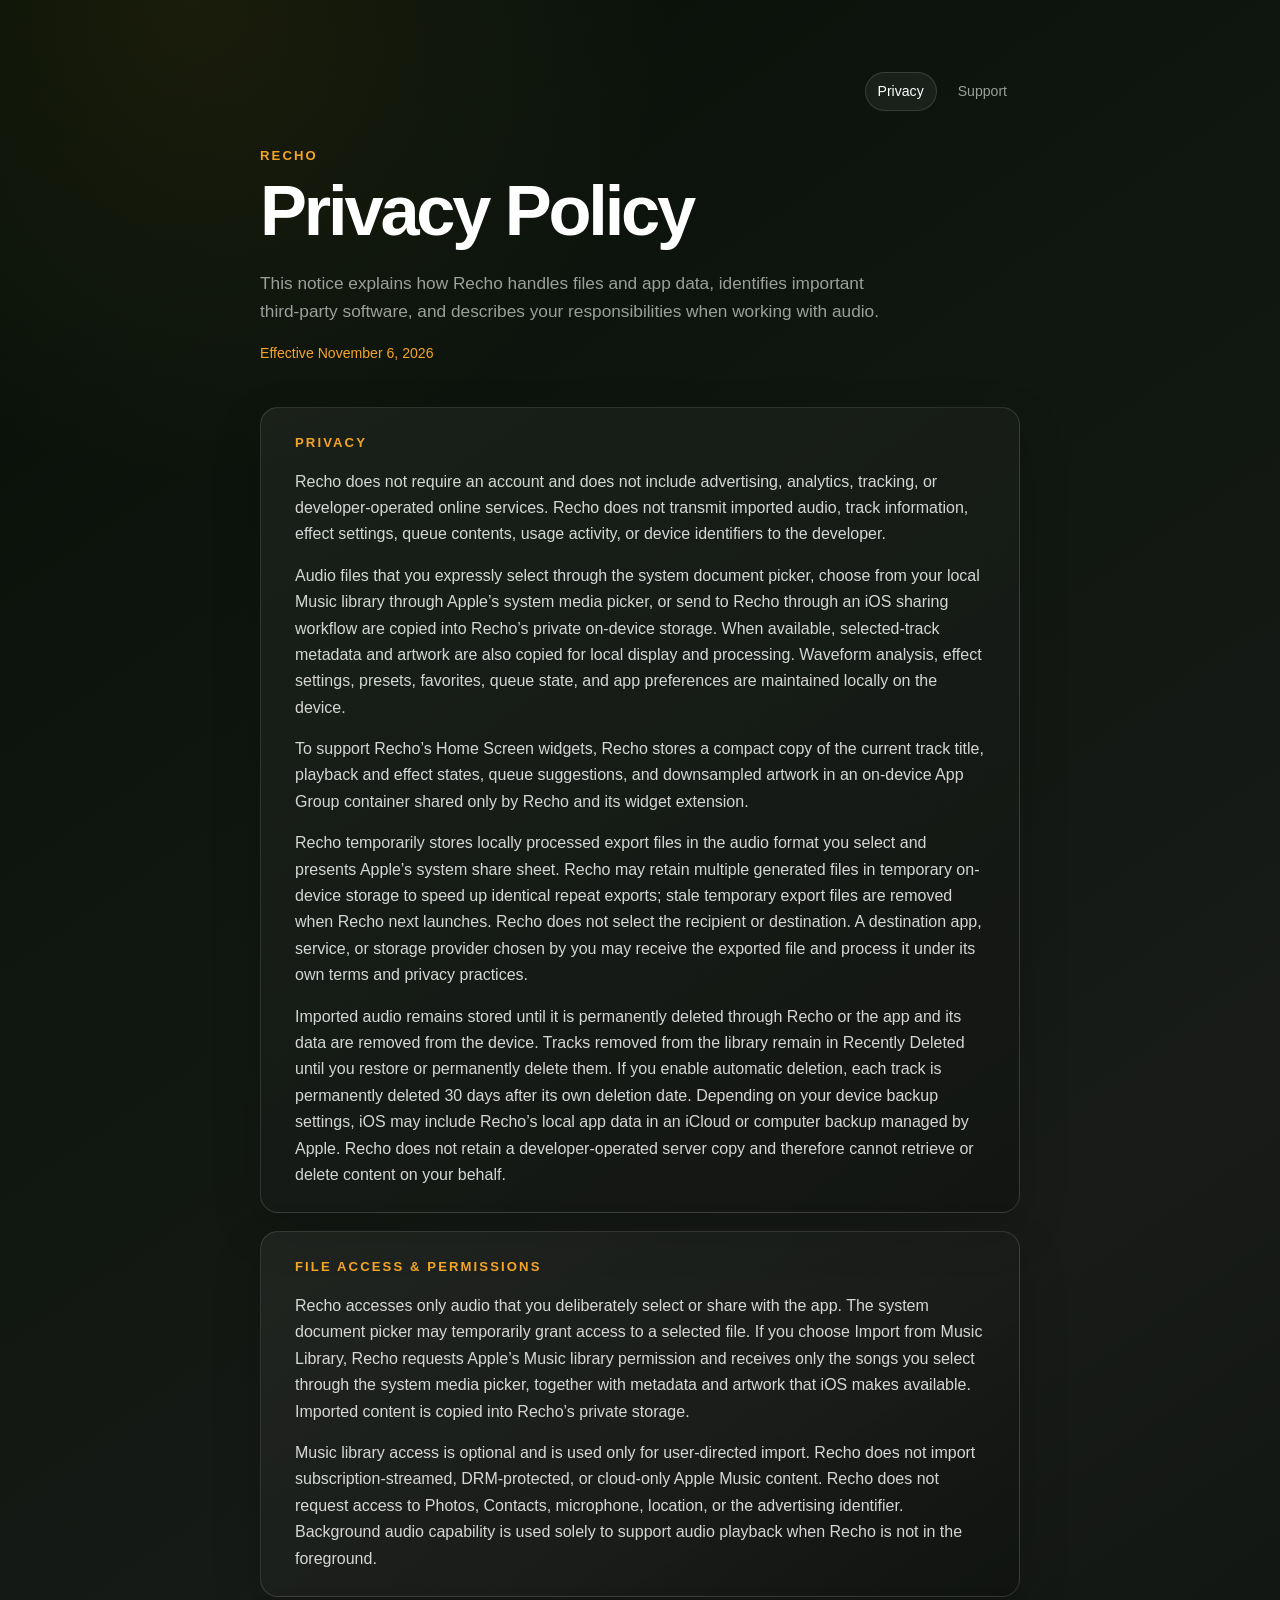
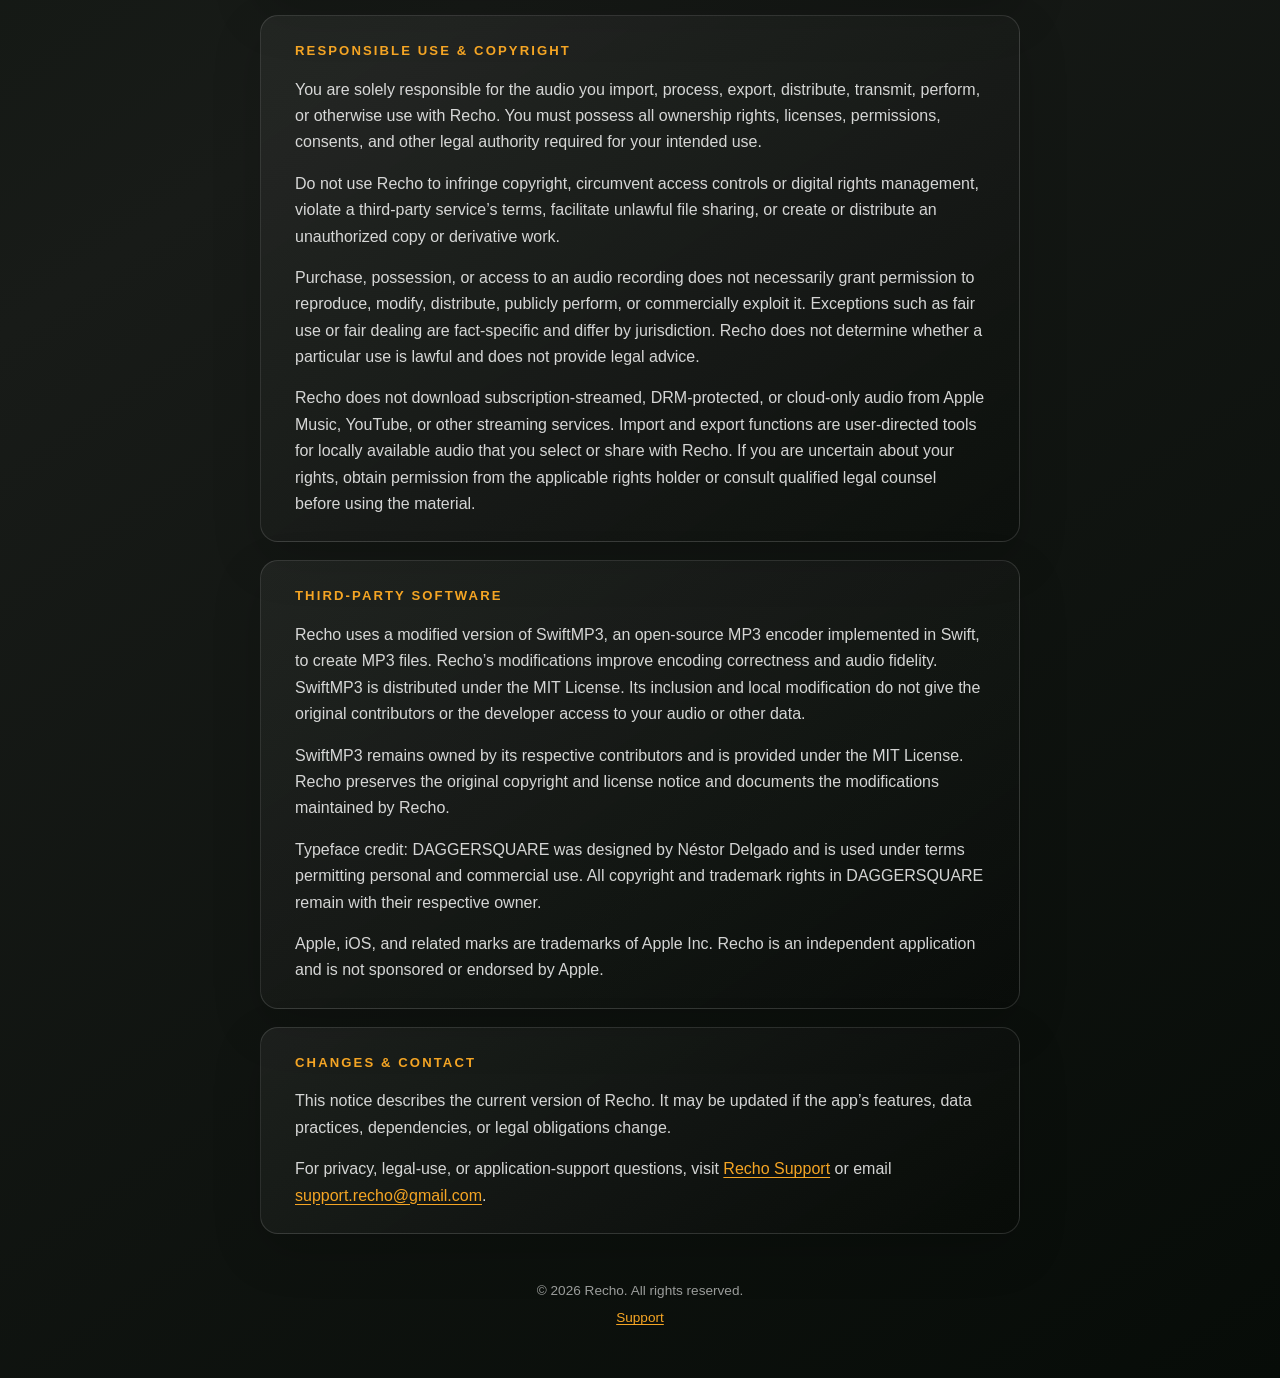
<file: index.html>
<!doctype html>
<html lang="en">
<head>
  <meta charset="utf-8">
  <meta name="viewport" content="width=device-width, initial-scale=1">
  <meta name="description" content="Privacy Policy and Responsible Use notice for the Recho iOS app.">
  <title>Recho Privacy Policy</title>
  <link rel="stylesheet" href="styles.css">
</head>
<body>
  <main>
    <nav class="site-nav" aria-label="Recho website">
      <a href="index.html" aria-current="page">Privacy</a>
      <a href="support.html">Support</a>
    </nav>

    <header>
      <p class="eyebrow">RECHO</p>
      <h1>Privacy Policy</h1>
      <p class="intro">This notice explains how Recho handles files and app data, identifies important third-party software, and describes your responsibilities when working with audio.</p>
      <p class="effective">Effective November 6, 2026</p>
    </header>

    <section>
      <h2>Privacy</h2>
      <p>Recho does not require an account and does not include advertising, analytics, tracking, or developer-operated online services. Recho does not transmit imported audio, track information, effect settings, queue contents, usage activity, or device identifiers to the developer.</p>
      <p>Audio files that you expressly select through the system document picker, choose from your local Music library through Apple’s system media picker, or send to Recho through an iOS sharing workflow are copied into Recho’s private on-device storage. When available, selected-track metadata and artwork are also copied for local display and processing. Waveform analysis, effect settings, presets, favorites, queue state, and app preferences are maintained locally on the device.</p>
      <p>To support Recho’s Home Screen widgets, Recho stores a compact copy of the current track title, playback and effect states, queue suggestions, and downsampled artwork in an on-device App Group container shared only by Recho and its widget extension.</p>
      <p>Recho temporarily stores locally processed export files in the audio format you select and presents Apple’s system share sheet. Recho may retain multiple generated files in temporary on-device storage to speed up identical repeat exports; stale temporary export files are removed when Recho next launches. Recho does not select the recipient or destination. A destination app, service, or storage provider chosen by you may receive the exported file and process it under its own terms and privacy practices.</p>
      <p>Imported audio remains stored until it is permanently deleted through Recho or the app and its data are removed from the device. Tracks removed from the library remain in Recently Deleted until you restore or permanently delete them. If you enable automatic deletion, each track is permanently deleted 30 days after its own deletion date. Depending on your device backup settings, iOS may include Recho’s local app data in an iCloud or computer backup managed by Apple. Recho does not retain a developer-operated server copy and therefore cannot retrieve or delete content on your behalf.</p>
    </section>

    <section>
      <h2>File Access &amp; Permissions</h2>
      <p>Recho accesses only audio that you deliberately select or share with the app. The system document picker may temporarily grant access to a selected file. If you choose Import from Music Library, Recho requests Apple’s Music library permission and receives only the songs you select through the system media picker, together with metadata and artwork that iOS makes available. Imported content is copied into Recho’s private storage.</p>
      <p>Music library access is optional and is used only for user-directed import. Recho does not import subscription-streamed, DRM-protected, or cloud-only Apple Music content. Recho does not request access to Photos, Contacts, microphone, location, or the advertising identifier. Background audio capability is used solely to support audio playback when Recho is not in the foreground.</p>
    </section>

    <section>
      <h2>Responsible Use &amp; Copyright</h2>
      <p>You are solely responsible for the audio you import, process, export, distribute, transmit, perform, or otherwise use with Recho. You must possess all ownership rights, licenses, permissions, consents, and other legal authority required for your intended use.</p>
      <p>Do not use Recho to infringe copyright, circumvent access controls or digital rights management, violate a third-party service’s terms, facilitate unlawful file sharing, or create or distribute an unauthorized copy or derivative work.</p>
      <p>Purchase, possession, or access to an audio recording does not necessarily grant permission to reproduce, modify, distribute, publicly perform, or commercially exploit it. Exceptions such as fair use or fair dealing are fact-specific and differ by jurisdiction. Recho does not determine whether a particular use is lawful and does not provide legal advice.</p>
      <p>Recho does not download subscription-streamed, DRM-protected, or cloud-only audio from Apple Music, YouTube, or other streaming services. Import and export functions are user-directed tools for locally available audio that you select or share with Recho. If you are uncertain about your rights, obtain permission from the applicable rights holder or consult qualified legal counsel before using the material.</p>
    </section>

    <section>
      <h2>Third-Party Software</h2>
      <p>Recho uses a modified version of SwiftMP3, an open-source MP3 encoder implemented in Swift, to create MP3 files. Recho’s modifications improve encoding correctness and audio fidelity. SwiftMP3 is distributed under the MIT License. Its inclusion and local modification do not give the original contributors or the developer access to your audio or other data.</p>
      <p>SwiftMP3 remains owned by its respective contributors and is provided under the MIT License. Recho preserves the original copyright and license notice and documents the modifications maintained by Recho.</p>
      <p>Typeface credit: DAGGERSQUARE was designed by Néstor Delgado and is used under terms permitting personal and commercial use. All copyright and trademark rights in DAGGERSQUARE remain with their respective owner.</p>
      <p>Apple, iOS, and related marks are trademarks of Apple Inc. Recho is an independent application and is not sponsored or endorsed by Apple.</p>
    </section>

    <section>
      <h2>Changes &amp; Contact</h2>
      <p>This notice describes the current version of Recho. It may be updated if the app’s features, data practices, dependencies, or legal obligations change.</p>
      <p>For privacy, legal-use, or application-support questions, visit <a href="support.html">Recho Support</a> or email <a href="mailto:support.recho@gmail.com">support.recho@gmail.com</a>.</p>
    </section>

    <footer>
      <p>© 2026 Recho. All rights reserved.</p>
      <p><a href="support.html">Support</a></p>
    </footer>
  </main>
</body>
</html>
</file>
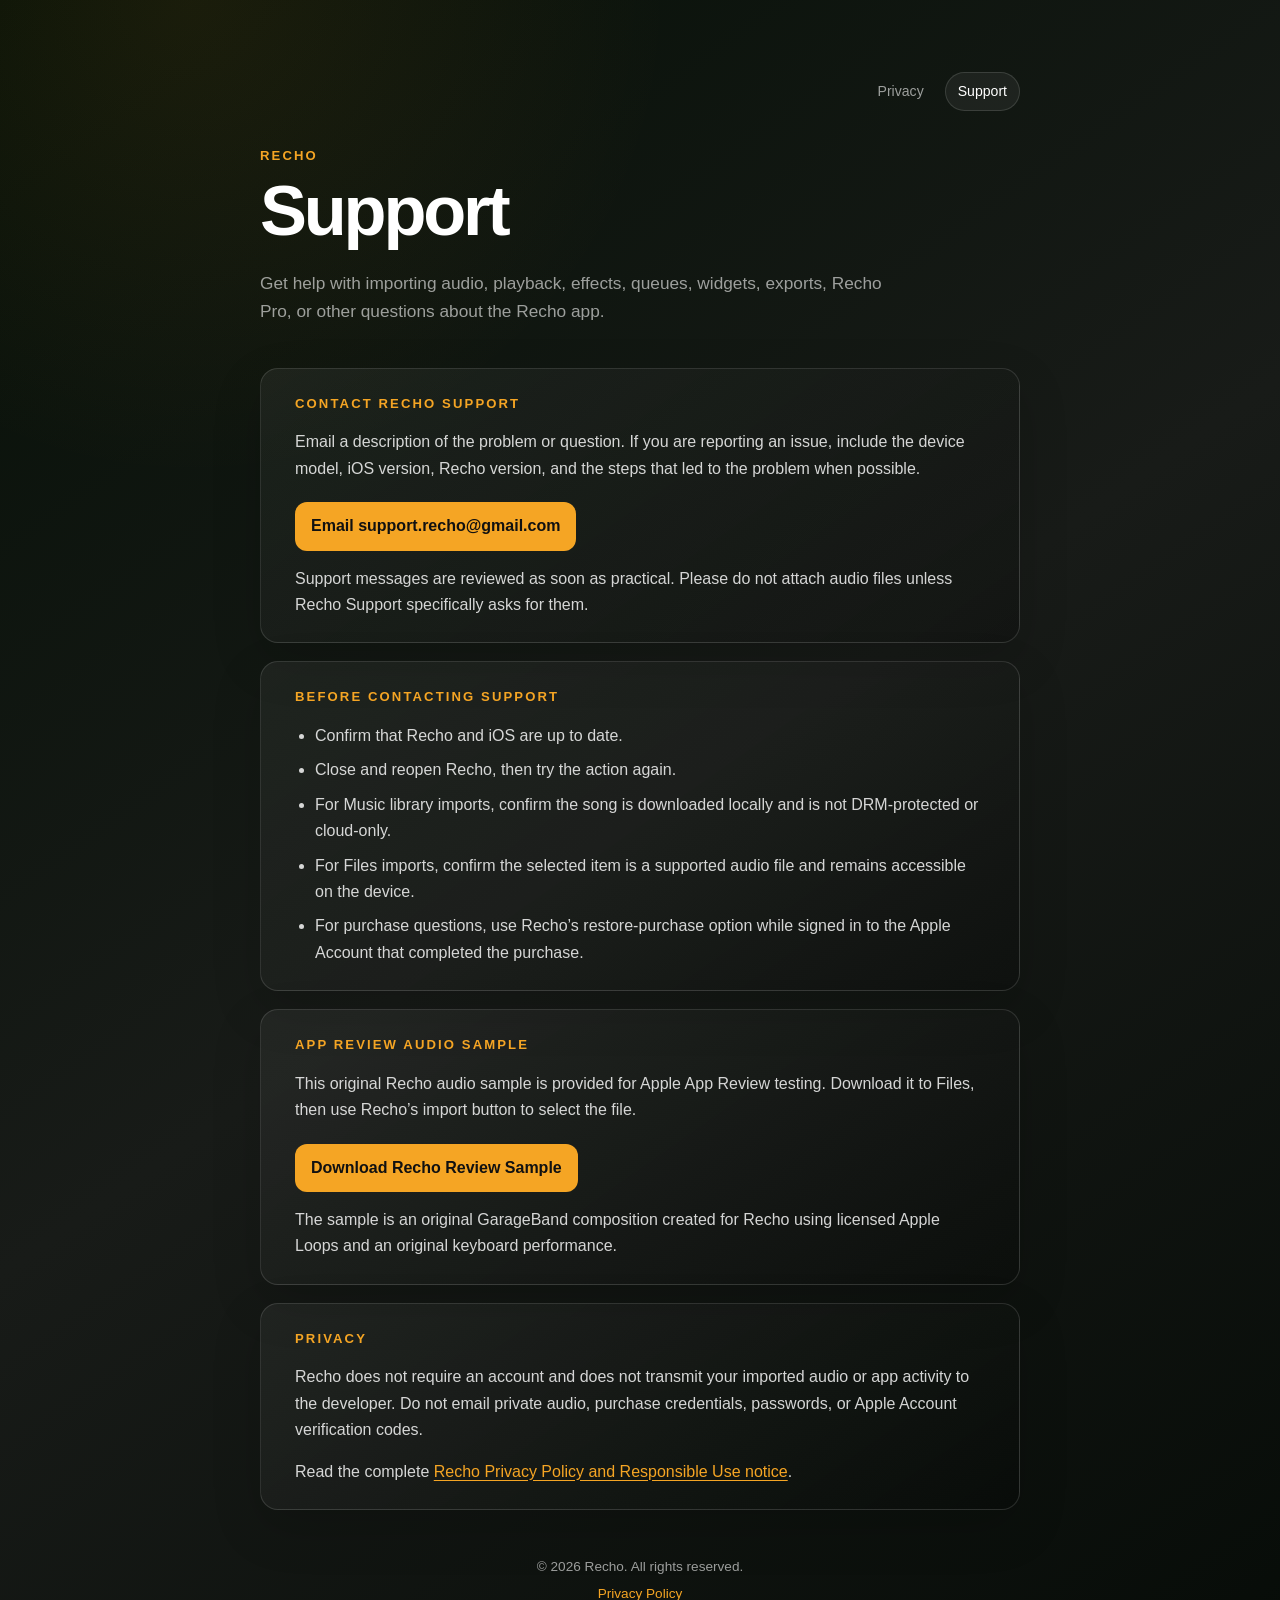
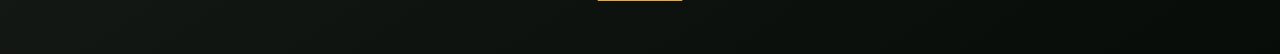
<file: support.html>
<!doctype html>
<html lang="en">
<head>
  <meta charset="utf-8">
  <meta name="viewport" content="width=device-width, initial-scale=1">
  <meta name="description" content="Support and contact information for the Recho iOS app.">
  <title>Recho Support</title>
  <link rel="stylesheet" href="styles.css">
</head>
<body>
  <main>
    <nav class="site-nav" aria-label="Recho website">
      <a href="index.html">Privacy</a>
      <a href="support.html" aria-current="page">Support</a>
    </nav>

    <header>
      <p class="eyebrow">RECHO</p>
      <h1>Support</h1>
      <p class="intro">Get help with importing audio, playback, effects, queues, widgets, exports, Recho Pro, or other questions about the Recho app.</p>
    </header>

    <section>
      <h2>Contact Recho Support</h2>
      <p>Email a description of the problem or question. If you are reporting an issue, include the device model, iOS version, Recho version, and the steps that led to the problem when possible.</p>
      <p><a class="support-link" href="mailto:support.recho@gmail.com?subject=Recho%20Support">Email support.recho@gmail.com</a></p>
      <p>Support messages are reviewed as soon as practical. Please do not attach audio files unless Recho Support specifically asks for them.</p>
    </section>

    <section>
      <h2>Before Contacting Support</h2>
      <ul class="support-list">
        <li>Confirm that Recho and iOS are up to date.</li>
        <li>Close and reopen Recho, then try the action again.</li>
        <li>For Music library imports, confirm the song is downloaded locally and is not DRM-protected or cloud-only.</li>
        <li>For Files imports, confirm the selected item is a supported audio file and remains accessible on the device.</li>
        <li>For purchase questions, use Recho’s restore-purchase option while signed in to the Apple Account that completed the purchase.</li>
      </ul>
    </section>

    <section>
      <h2>App Review Audio Sample</h2>
      <p>This original Recho audio sample is provided for Apple App Review testing. Download it to Files, then use Recho’s import button to select the file.</p>
      <p><a class="support-link" href="assets/audio/recho-review-sample.m4a" download>Download Recho Review Sample</a></p>
      <p>The sample is an original GarageBand composition created for Recho using licensed Apple Loops and an original keyboard performance.</p>
    </section>

    <section>
      <h2>Privacy</h2>
      <p>Recho does not require an account and does not transmit your imported audio or app activity to the developer. Do not email private audio, purchase credentials, passwords, or Apple Account verification codes.</p>
      <p>Read the complete <a href="index.html">Recho Privacy Policy and Responsible Use notice</a>.</p>
    </section>

    <footer>
      <p>© 2026 Recho. All rights reserved.</p>
      <p><a href="index.html">Privacy Policy</a></p>
    </footer>
  </main>
</body>
</html>
</file>
<file: styles.css>
:root {
  color-scheme: dark;
  --background: #071008;
  --surface: rgba(255, 255, 255, 0.055);
  --border: rgba(255, 255, 255, 0.13);
  --text: rgba(255, 255, 255, 0.82);
  --muted: rgba(255, 255, 255, 0.59);
  --amber: #f5a524;
}

* { box-sizing: border-box; }

html { font-size: 16px; }

body {
  margin: 0;
  min-height: 100vh;
  background:
    radial-gradient(circle at 15% 0%, rgba(245, 165, 36, 0.08), transparent 30rem),
    linear-gradient(145deg, #061007, #181b18 50%, #070c08);
  color: var(--text);
  font-family: -apple-system, BlinkMacSystemFont, "Segoe UI", sans-serif;
  line-height: 1.65;
}

main {
  width: min(760px, calc(100% - 32px));
  margin: 0 auto;
  padding: 72px 0 48px;
}

.site-nav {
  display: flex;
  justify-content: flex-end;
  gap: 8px;
  margin-bottom: 34px;
}

.site-nav a {
  padding: 7px 12px;
  color: var(--muted);
  font-size: 0.88rem;
  text-decoration: none;
  border: 1px solid transparent;
  border-radius: 999px;
}

.site-nav a:hover,
.site-nav a:focus-visible,
.site-nav a[aria-current="page"] {
  color: #fff;
  background: var(--surface);
  border-color: var(--border);
}

header { margin-bottom: 42px; }

.eyebrow,
h2 {
  color: var(--amber);
  font-size: 0.82rem;
  font-weight: 700;
  letter-spacing: 0.16em;
  text-transform: uppercase;
}

.eyebrow { margin: 0 0 8px; }

h1 {
  margin: 0;
  color: #fff;
  font-size: clamp(2.3rem, 8vw, 4.4rem);
  line-height: 1.02;
  letter-spacing: -0.045em;
}

.intro {
  max-width: 640px;
  margin: 22px 0 0;
  color: var(--muted);
  font-size: 1.08rem;
}

.effective {
  margin: 16px 0 0;
  color: var(--amber);
  font-size: 0.88rem;
}

section {
  margin: 18px 0;
  padding: 24px clamp(20px, 5vw, 34px);
  background: linear-gradient(145deg, var(--surface), rgba(0, 0, 0, 0.2));
  border: 1px solid var(--border);
  border-radius: 18px;
  box-shadow: 0 18px 50px rgba(0, 0, 0, 0.16);
}

h2 { margin: 0 0 15px; }

p { margin: 0 0 15px; }
p:last-child { margin-bottom: 0; }

a {
  color: var(--amber);
  text-underline-offset: 0.18em;
}

a:hover { color: #ffc45f; }

.support-link {
  display: inline-block;
  margin-top: 5px;
  padding: 11px 16px;
  color: #111;
  font-weight: 700;
  text-decoration: none;
  background: var(--amber);
  border-radius: 12px;
}

.support-link:hover {
  color: #111;
  background: #ffc45f;
}

.support-list {
  margin: 0;
  padding-left: 1.25rem;
}

.support-list li + li { margin-top: 8px; }

footer {
  padding: 28px 4px 0;
  color: var(--muted);
  font-size: 0.85rem;
  text-align: center;
}

footer p { margin-bottom: 5px; }

@media (max-width: 520px) {
  main { padding-top: 44px; }
  .site-nav { margin-bottom: 28px; }
  section { border-radius: 15px; }
}
</file>
